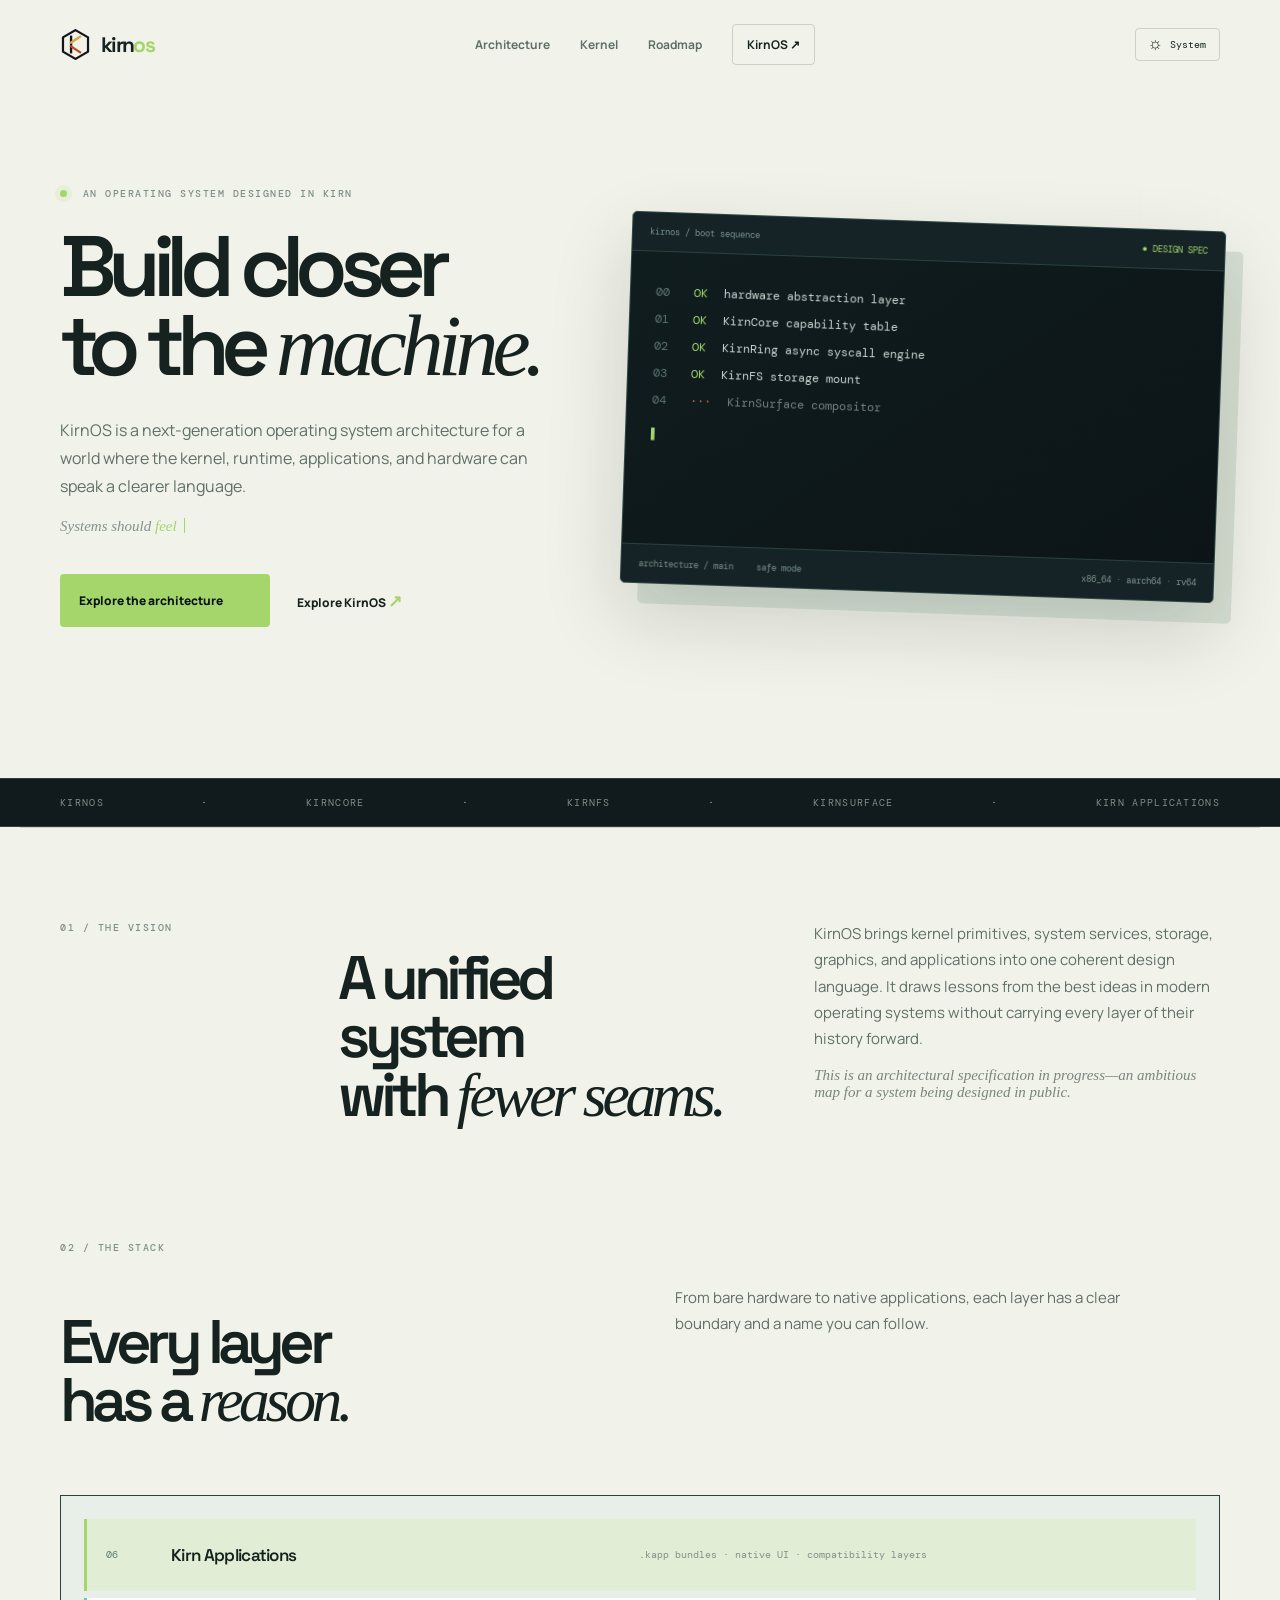
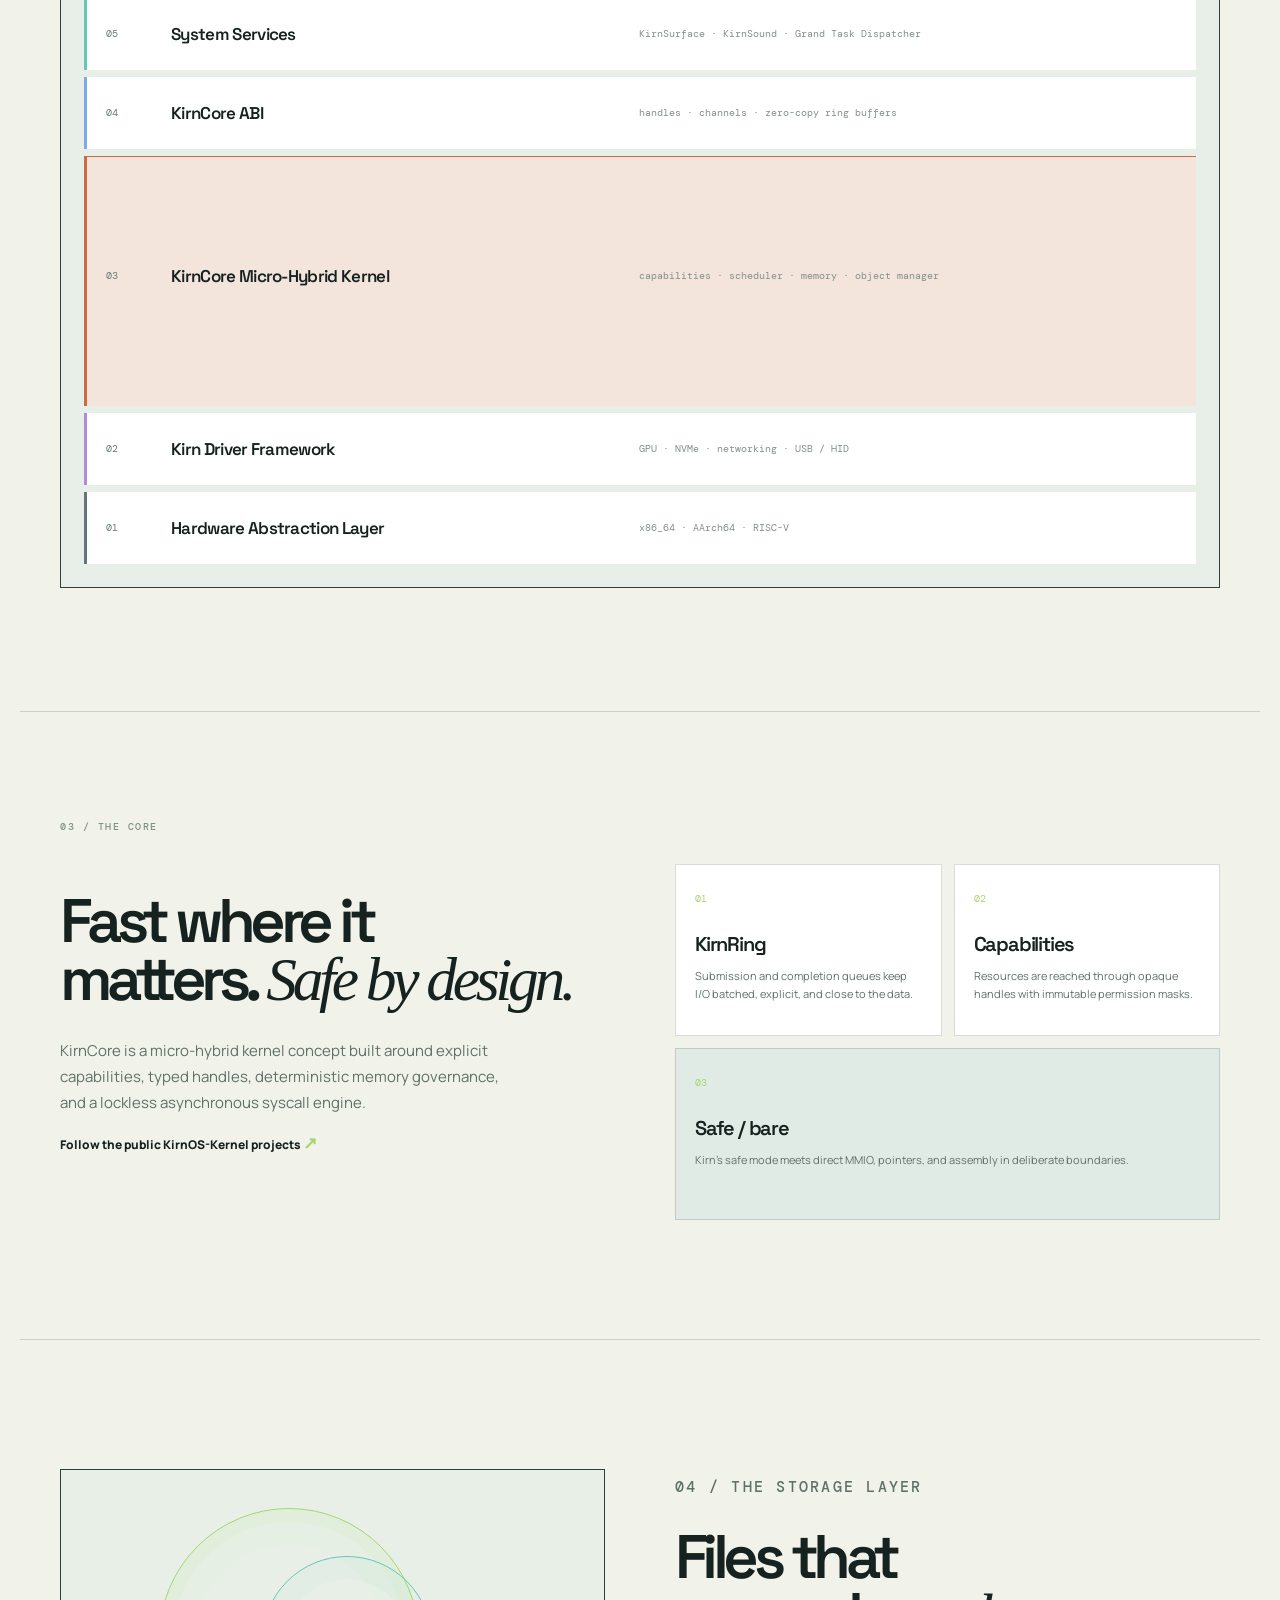
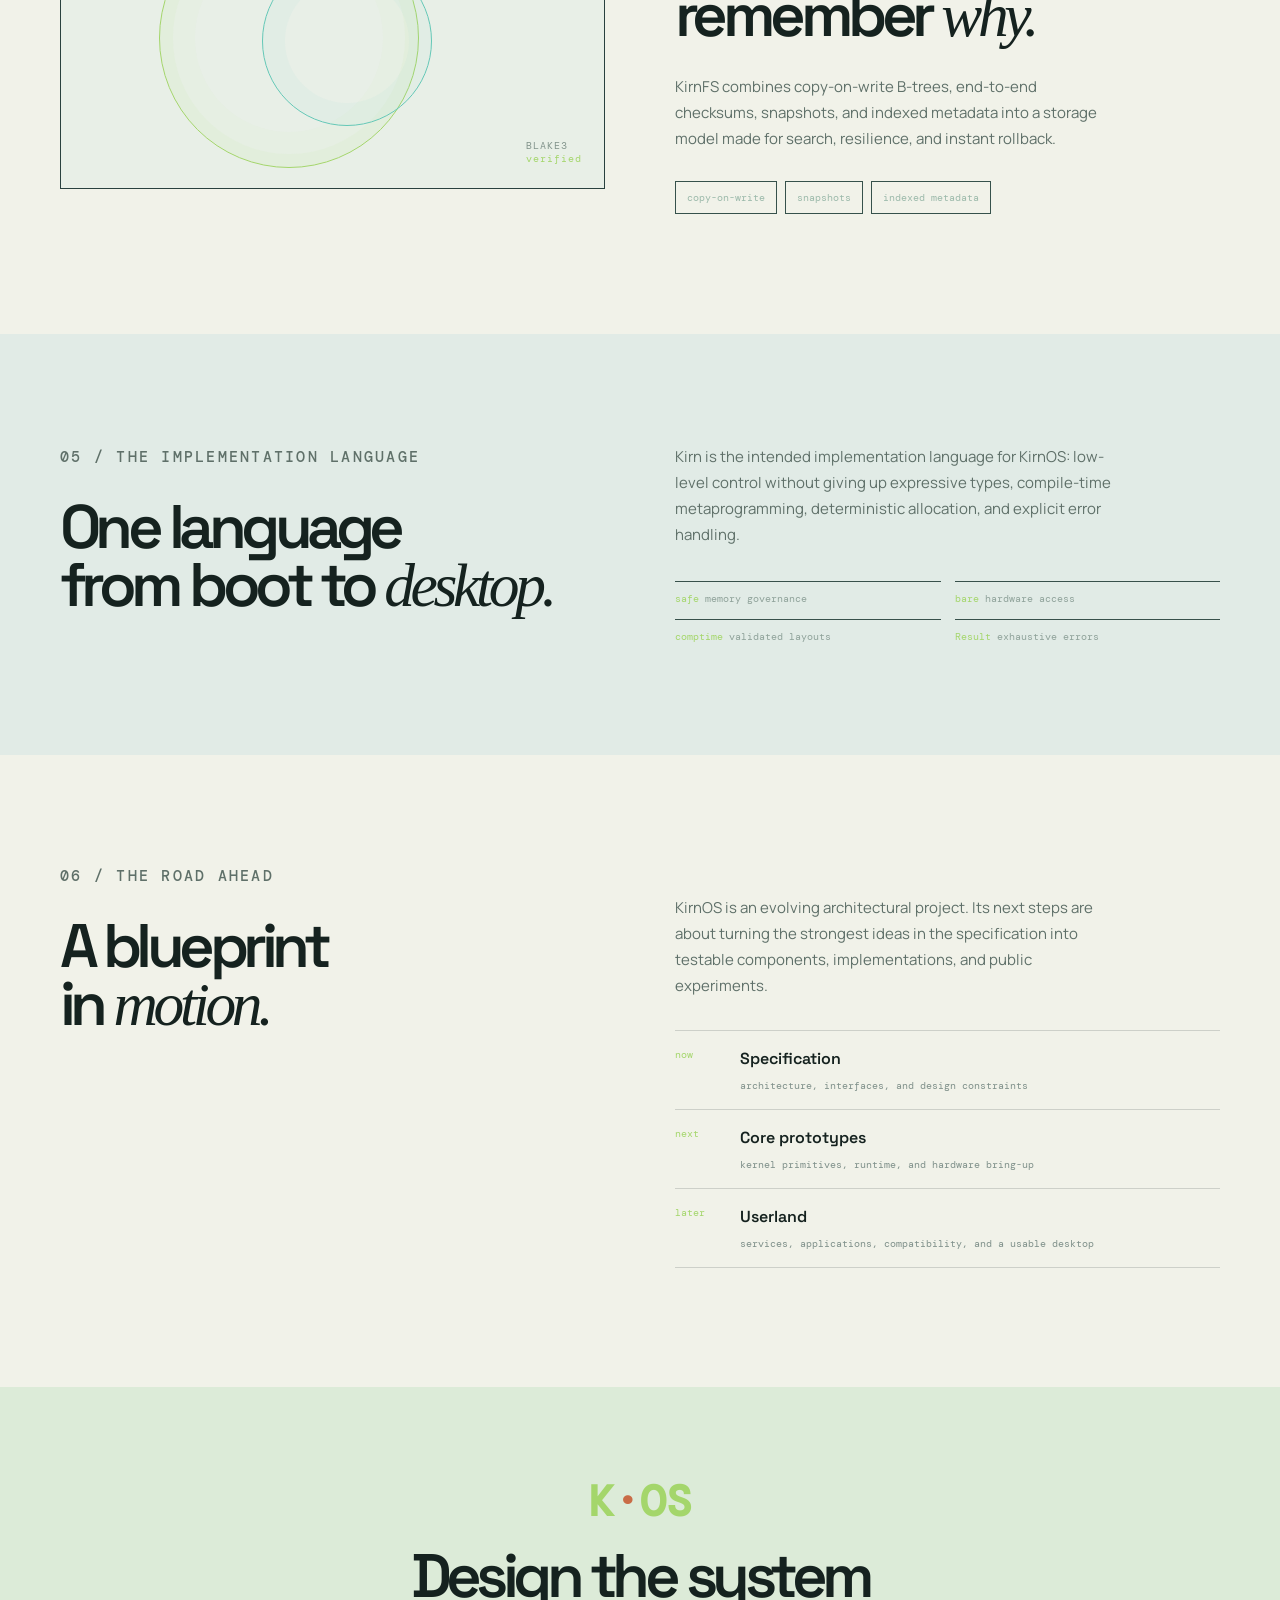
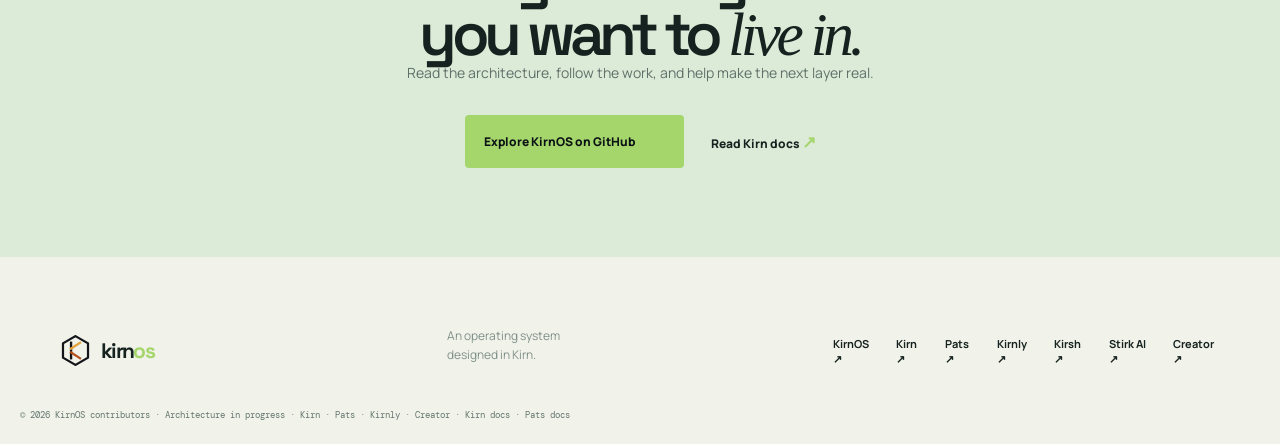
<file: index.html>
<!doctype html>
<html lang="en">
<head>
  <meta charset="UTF-8"><meta name="viewport" content="width=device-width,initial-scale=1">
  <meta name="description" content="KirnOS is a next-generation operating system architecture designed in the Kirn programming language, from KirnCore and capabilities to KirnFS and KirnSurface.">
  <meta name="keywords" content="KirnOS, Kirn operating system, KirnCore, KirnFS, KirnSurface, systems programming, micro-hybrid kernel">
  <meta name="author" content="KirnOS contributors"><meta name="robots" content="index, follow, max-image-preview:large"><link rel="canonical" href="https://kirnos-kernel.github.io/"><meta name="theme-color" content="#0b1114">
  <title>KirnOS — an operating system made with Kirn</title>
  <meta property="og:type" content="website"><meta property="og:site_name" content="KirnOS"><meta property="og:title" content="KirnOS — an operating system made with Kirn"><meta property="og:description" content="A next-generation OS architecture built around KirnCore, KirnFS, capabilities, and a native Kirn application layer."><meta property="og:url" content="https://kirnos-kernel.github.io/"><meta property="og:image" content="https://kirnos-kernel.github.io/KirnOS-logos/logo-on-dark-mode-1280x640.png"><meta property="og:image:alt" content="KirnOS operating system">
  <meta name="twitter:card" content="summary_large_image"><meta name="twitter:title" content="KirnOS — an operating system made with Kirn"><meta name="twitter:description" content="A systems architecture for a new kind of operating system."><meta name="twitter:image" content="https://kirnos-kernel.github.io/KirnOS-logos/logo-on-dark-mode-1280x640.png"><meta name="twitter:image:alt" content="KirnOS operating system">
  <link rel="icon" type="image/svg+xml" href="KirnOS-logos/favicon-on-light-mode.svg"><link rel="preconnect" href="https://fonts.googleapis.com"><link rel="preconnect" href="https://fonts.gstatic.com" crossorigin><link href="https://fonts.googleapis.com/css2?family=DM+Mono:wght@400;500&family=Manrope:wght@400;500;600;700;800&family=Space+Grotesk:wght@500;600;700&display=swap" rel="stylesheet"><link rel="stylesheet" href="styles.css">
</head>
<body><div class="grid-bg" aria-hidden="true"></div><header class="site-header"><a class="brand" href="#top"><img src="KirnOS-logos/icon-on-dark-mode.svg" alt=""><span>kirn<span class="accent">os</span></span></a><nav aria-label="Main navigation"><a href="#architecture">Architecture</a><a href="#kernel">Kernel</a><a href="#roadmap">Roadmap</a><a class="github" href="https://github.com/kirnos-kernel" target="_blank" rel="noreferrer">KirnOS ↗</a></nav><div class="header-tools"><button class="theme-toggle" type="button" aria-label="Use system theme" title="Use system theme"><span class="theme-icon" aria-hidden="true">☼</span><span class="theme-label">System</span></button><button class="menu" aria-label="Toggle navigation" aria-expanded="false"><i></i><i></i></button></div></header>
<main id="top">
<section class="hero shell"><div class="hero-copy"><p class="eyebrow"><span class="pulse"></span> an operating system designed in Kirn</p><h1>Build closer<br>to the <em>machine.</em></h1><p class="hero-lede">KirnOS is a next-generation operating system architecture for a world where the kernel, runtime, applications, and hardware can speak a clearer language.</p><p class="hero-typing" aria-live="polite"><span>Systems should </span><strong id="typing-text">feel intentional.</strong><i class="typing-cursor" aria-hidden="true"></i></p><div class="hero-actions"><a class="button button-green" href="#architecture">Explore the architecture <span>↓</span></a><a class="quiet-link" href="https://github.com/kirnos-kernel" target="_blank" rel="noreferrer">Explore KirnOS <span>↗</span></a></div></div><div class="hero-console"><div class="console-top"><span>kirnos / boot sequence</span><b>● DESIGN SPEC</b></div><div class="console-body"><div class="boot-line"><i>00</i><span class="ok">OK</span> hardware abstraction layer</div><div class="boot-line"><i>01</i><span class="ok">OK</span> KirnCore capability table</div><div class="boot-line"><i>02</i><span class="ok">OK</span> KirnRing async syscall engine</div><div class="boot-line"><i>03</i><span class="ok">OK</span> KirnFS storage mount</div><div class="boot-line muted-line"><i>04</i><span class="wait">···</span> KirnSurface compositor</div><div class="console-cursor">▌</div></div><div class="console-footer"><span>architecture / main</span><span>safe mode</span><span>x86_64 · aarch64 · rv64</span></div></div></section>
<section class="signal-bar"><div class="shell"><span>KirnOS</span><i>·</i><span>KirnCore</span><i>·</i><span>KirnFS</span><i>·</i><span>KirnSurface</span><i>·</i><span>Kirn Applications</span></div></section>
<section class="intro shell"><div class="section-number">01 / THE VISION</div><div class="intro-grid"><h2>A unified system<br>with <em>fewer seams.</em></h2><div><p>KirnOS brings kernel primitives, system services, storage, graphics, and applications into one coherent design language. It draws lessons from the best ideas in modern operating systems without carrying every layer of their history forward.</p><p class="muted">This is an architectural specification in progress—an ambitious map for a system being designed in public.</p></div></div></section>
<section class="architecture shell" id="architecture"><div class="section-number">02 / THE STACK</div><div class="architecture-head"><h2>Every layer<br>has a <em>reason.</em></h2><p>From bare hardware to native applications, each layer has a clear boundary and a name you can follow.</p></div><div class="stack"><div class="stack-row app"><span>06</span><strong>Kirn Applications</strong><small>.kapp bundles · native UI · compatibility layers</small></div><div class="stack-row service"><span>05</span><strong>System Services</strong><small>KirnSurface · KirnSound · Grand Task Dispatcher</small></div><div class="stack-row abi"><span>04</span><strong>KirnCore ABI</strong><small>handles · channels · zero-copy ring buffers</small></div><div class="stack-row kernel"><span>03</span><strong>KirnCore Micro-Hybrid Kernel</strong><small>capabilities · scheduler · memory · object manager</small></div><div class="stack-row driver"><span>02</span><strong>Kirn Driver Framework</strong><small>GPU · NVMe · networking · USB / HID</small></div><div class="stack-row hardware"><span>01</span><strong>Hardware Abstraction Layer</strong><small>x86_64 · AArch64 · RISC-V</small></div></div></section>
<section class="kernel shell" id="kernel"><div class="section-number">03 / THE CORE</div><div class="core-grid"><div><h2>Fast where it<br>matters. <em>Safe by design.</em></h2><p>KirnCore is a micro-hybrid kernel concept built around explicit capabilities, typed handles, deterministic memory governance, and a lockless asynchronous syscall engine.</p><a class="quiet-link" href="https://github.com/kirnos-kernel" target="_blank" rel="noreferrer">Follow the public KirnOS-Kernel projects <span>↗</span></a></div><div class="core-cards"><article><span>01</span><strong>KirnRing</strong><p>Submission and completion queues keep I/O batched, explicit, and close to the data.</p></article><article><span>02</span><strong>Capabilities</strong><p>Resources are reached through opaque handles with immutable permission masks.</p></article><article><span>03</span><strong>Safe / bare</strong><p>Kirn’s safe mode meets direct MMIO, pointers, and assembly in deliberate boundaries.</p></article></div></div></section>
<section class="storage shell"><div class="storage-art"><div class="disk disk-one"></div><div class="disk disk-two"></div><div class="storage-label">BLAKE3<br><b>verified</b></div></div><div><p class="section-number">04 / THE STORAGE LAYER</p><h2>Files that<br>remember <em>why.</em></h2><p>KirnFS combines copy-on-write B-trees, end-to-end checksums, snapshots, and indexed metadata into a storage model made for search, resilience, and instant rollback.</p><div class="tag-row"><span>copy-on-write</span><span>snapshots</span><span>indexed metadata</span></div></div></section>
<section class="language"><div class="shell language-grid"><div><p class="section-number">05 / THE IMPLEMENTATION LANGUAGE</p><h2>One language<br>from boot to <em>desktop.</em></h2></div><div><p>Kirn is the intended implementation language for KirnOS: low-level control without giving up expressive types, compile-time metaprogramming, deterministic allocation, and explicit error handling.</p><div class="language-points"><span><b>safe</b> memory governance</span><span><b>bare</b> hardware access</span><span><b>comptime</b> validated layouts</span><span><b>Result</b> exhaustive errors</span></div></div></div></section>
<section class="roadmap shell" id="roadmap"><div><p class="section-number">06 / THE ROAD AHEAD</p><h2>A blueprint<br>in <em>motion.</em></h2></div><div><p>KirnOS is an evolving architectural project. Its next steps are about turning the strongest ideas in the specification into testable components, implementations, and public experiments.</p><div class="roadmap-list"><div><span>now</span><strong>Specification</strong><small>architecture, interfaces, and design constraints</small></div><div><span>next</span><strong>Core prototypes</strong><small>kernel primitives, runtime, and hardware bring-up</small></div><div><span>later</span><strong>Userland</strong><small>services, applications, compatibility, and a usable desktop</small></div></div></div></section>
<section class="cta shell"><div class="cta-mark">K<span>·</span>OS</div><h2>Design the system<br>you want to <em>live in.</em></h2><p>Read the architecture, follow the work, and help make the next layer real.</p><div class="hero-actions"><a class="button button-green" href="https://github.com/kirnos-kernel" target="_blank" rel="noreferrer">Explore KirnOS on GitHub <span>↗</span></a><a class="quiet-link" href="https://rkriad585.github.io/kirn/" target="_blank" rel="noreferrer">Read Kirn docs <span>↗</span></a></div></section>
</main><footer class="footer shell"><a class="brand" href="#top"><img src="KirnOS-logos/icon-on-dark-mode.svg" alt=""><span>kirn<span class="accent">os</span></span></a><p>An operating system<br>designed in Kirn.</p><div><a href="https://github.com/kirnos-kernel" target="_blank" rel="noreferrer">KirnOS ↗</a><a href="https://kirn-lang.github.io/" target="_blank" rel="noreferrer">Kirn ↗</a><a href="https://pats-registry.github.io/" target="_blank" rel="noreferrer">Pats ↗</a><a href="https://kirnly.github.io/" target="_blank" rel="noreferrer">Kirnly ↗</a><a href="https://kirsh-shell.github.io/" target="_blank" rel="noreferrer">Kirsh ↗</a><a href="https://stirk-ai.github.io/" target="_blank" rel="noreferrer">Stirk AI ↗</a><a href="https://rkriad585.github.io/" target="_blank" rel="noreferrer">Creator ↗</a></div><small>© 2026 KirnOS contributors · Architecture in progress · <a href="https://kirn-lang.github.io/" target="_blank" rel="noreferrer">Kirn</a> · <a href="https://pats-registry.github.io/" target="_blank" rel="noreferrer">Pats</a> · <a href="https://kirnly.github.io/" target="_blank" rel="noreferrer">Kirnly</a> · <a href="https://rkriad585.github.io/" target="_blank" rel="noreferrer">Creator</a> · <a href="https://rkriad585.github.io/kirn/" target="_blank" rel="noreferrer">Kirn docs</a> · <a href="https://pats-registry.github.io/pats" target="_blank" rel="noreferrer">Pats docs</a></small></footer><script type="application/ld+json">{"@context":"https://schema.org","@type":"SoftwareSourceCode","name":"KirnOS","description":"A next-generation operating system architecture designed and engineered in the Kirn programming language.","url":"https://kirnos-kernel.github.io/","codeRepository":"https://github.com/kirnos-kernel","programmingLanguage":"Kirn","author":{"@type":"Person","name":"RK Riad Khan","alternateName":"RKRIAD585","url":"https://rkriad585.github.io"},"sameAs":["https://kirn-lang.github.io","https://pats-registry.github.io"]}</script><script src="script.js"></script></body></html>
</file>
<file: styles.css>
:root{--ink:#e8eee9;--muted:#9eaaa4;--bg:#0b1114;--panel:#111a1d;--panel2:#172326;--line:rgba(232,238,233,.15);--green:#a4d66b;--teal:#64c8b7;--rust:#c96c46;--blue:#83a8e9;--serif:Georgia,'Times New Roman',serif;--sans:'Manrope',Arial,sans-serif;--display:'Space Grotesk',var(--sans);--mono:'DM Mono',monospace}*{box-sizing:border-box}html{scroll-behavior:smooth}body{margin:0;background:var(--bg);color:var(--ink);font-family:var(--sans);overflow-x:hidden}.grid-bg{position:fixed;inset:0;pointer-events:none;opacity:.08;background-image:linear-gradient(rgba(164,214,107,.15) 1px,transparent 1px),linear-gradient(90deg,rgba(164,214,107,.15) 1px,transparent 1px);background-size:76px 76px;mask-image:linear-gradient(to bottom,#000,transparent 72%)}.shell{max-width:1240px;padding-left:40px;padding-right:40px;margin:auto}.site-header{height:88px;max-width:1240px;padding:0 40px;margin:auto;display:flex;align-items:center;justify-content:space-between;position:relative;z-index:20}.brand{display:flex;align-items:center;gap:10px;color:var(--ink);text-decoration:none;font:700 21px var(--display);letter-spacing:-.08em}.brand img{width:31px;height:31px;object-fit:contain}.accent{color:var(--green)}.site-header nav{display:flex;gap:30px;align-items:center;font-size:12px;font-weight:700}.site-header nav a,.footer a{color:inherit;text-decoration:none}.site-header nav a:not(.github){color:var(--muted)}.site-header nav a:hover,.footer a:hover{color:var(--green)}.github{border:1px solid var(--line);padding:11px 14px;border-radius:4px}.header-tools{display:flex;align-items:center;gap:13px}.theme-toggle{display:inline-flex;align-items:center;gap:7px;border:1px solid var(--line);border-radius:4px;background:transparent;color:var(--ink);padding:9px 11px;font:10px var(--mono);cursor:pointer}.theme-toggle:hover{border-color:var(--green)}.theme-icon{font:17px Georgia,serif;line-height:10px}.theme-label{min-width:38px;text-align:left}.menu{display:none;border:0;background:transparent}.menu i{display:block;width:22px;height:1px;background:var(--ink);margin:5px}.eyebrow,.section-number{font:500 10px var(--mono);letter-spacing:.15em;text-transform:uppercase;color:#7f908a}.pulse{display:inline-block;width:7px;height:7px;border-radius:50%;background:var(--green);box-shadow:0 0 0 5px rgba(164,214,107,.13);margin-right:8px}h1,h2,h3,p{margin-top:0}h1{font:600 clamp(55px,6.7vw,91px)/.91 var(--display);letter-spacing:-.1em;margin:28px 0 30px}h2{font:600 clamp(40px,4.8vw,64px)/.95 var(--display);letter-spacing:-.09em;margin:28px 0 0}em{font-family:var(--serif);font-weight:400;letter-spacing:-.07em}.hero{min-height:690px;display:grid;grid-template-columns:.92fr 1.08fr;align-items:center;gap:60px;padding-top:43px;padding-bottom:95px}.hero-lede{max-width:475px;color:#bac7c0;font-size:16px;line-height:1.75}.hero-typing{font:italic 15px var(--serif);color:var(--green);margin:18px 0 0;min-height:23px}.hero-typing span{color:#84938d}.hero-typing strong{font-weight:400}.typing-cursor{display:inline-block;width:1px;height:15px;background:var(--green);margin-left:4px;vertical-align:-2px;animation:blink 1s steps(1) infinite}@keyframes blink{50%{opacity:0}}.hero-actions{display:flex;align-items:center;gap:27px;margin-top:33px}.button{display:inline-flex;align-items:center;gap:16px;border-radius:4px;padding:15px 19px;text-decoration:none;font-size:12px;font-weight:800}.button span,.quiet-link span{font-size:17px;color:var(--green)}.button-green{background:var(--green);color:#0b1114}.quiet-link{color:var(--ink);font-size:12px;font-weight:800;text-decoration:none}.hero-console{background:#0d1719;border:1px solid #2f4946;border-radius:5px;box-shadow:18px 20px 0 rgba(44,90,74,.2),0 32px 80px rgba(0,0,0,.3);transform:rotate(2deg);overflow:hidden}.console-top,.console-footer{height:39px;display:flex;align-items:center;padding:0 17px;font:9px var(--mono);color:#78908a}.console-top{justify-content:space-between;background:#152326;border-bottom:1px solid #29413f}.console-top b{color:var(--green);font-weight:400}.console-body{padding:27px 25px 32px;min-height:292px;background:linear-gradient(145deg,#101d1f,#0c1417);font:12px/2.25 var(--mono)}.boot-line{display:flex;gap:16px;color:#c7d3ce}.boot-line i{font-style:normal;color:#5d746e;width:22px}.boot-line .ok{color:#a4d66b}.muted-line{color:#6f817b}.wait{color:var(--rust)}.console-cursor{color:var(--green);margin-top:7px;animation:blink 1s steps(1) infinite}.console-footer{background:#162326;border-top:1px solid #29413f;gap:23px}.console-footer span:last-child{margin-left:auto}.signal-bar{border-top:1px solid #31403b;border-bottom:1px solid #31403b;background:#111b1d}.signal-bar .shell{display:flex;justify-content:space-between;align-items:center;padding-top:17px;padding-bottom:17px;font:10px var(--mono);color:#799087;text-transform:uppercase;letter-spacing:.13em}.signal-bar i{color:var(--green);font-style:normal}.intro{border-top:1px solid var(--line);padding-top:93px;padding-bottom:117px;display:grid;grid-template-columns:24% 76%}.intro-grid{display:grid;grid-template-columns:1fr 1fr;gap:70px}.intro-grid p,.architecture-head p,.core-grid p,.storage p,.language-grid p,.roadmap p{color:var(--muted);font-size:15px;line-height:1.75;max-width:445px}.muted{font:italic 15px var(--serif)!important;color:#77867f!important}.architecture{padding-bottom:123px}.architecture-head{display:grid;grid-template-columns:1fr 1fr;gap:70px;margin:31px 0 65px}.stack{border:1px solid #31403b;padding:16px;background:#0d1517}.stack-row{min-height:72px;margin:7px;display:grid;grid-template-columns:45px 1fr 1.2fr;align-items:center;gap:20px;padding:0 19px;border-left:3px solid var(--green);background:#152123}.stack-row span{font:10px var(--mono);color:#657b74}.stack-row strong{font:600 17px var(--display);letter-spacing:-.04em}.stack-row small{color:#82908b;font:10px var(--mono)}.stack-row.app{border-color:var(--green);background:#223322}.stack-row.service{border-color:var(--teal)}.stack-row.abi{border-color:var(--blue)}.stack-row.kernel{border-color:var(--rust);background:#27201d}.stack-row.driver{border-color:#b18bd8}.stack-row.hardware{border-color:#64757a}.kernel{padding-top:108px;padding-bottom:119px;border-top:1px solid var(--line)}.core-grid{display:grid;grid-template-columns:1fr 1fr;gap:70px;margin-top:31px}.core-grid>div>p{margin-top:29px}.core-cards{display:grid;grid-template-columns:1fr 1fr;gap:12px}.core-cards article{min-height:172px;border:1px solid var(--line);padding:20px 19px;background:var(--panel)}.core-cards article:last-child{grid-column:span 2;background:#1b2524}.core-cards span{font:10px var(--mono);color:var(--green)}.core-cards strong{display:block;font:600 20px var(--display);letter-spacing:-.06em;margin:24px 0 10px}.core-cards p{color:#8d9d96;font-size:11px;line-height:1.65}.storage{border-top:1px solid var(--line);padding-top:105px;padding-bottom:120px;display:grid;grid-template-columns:1fr 1fr;gap:70px;align-items:center}.storage-art{height:320px;background:#101a1c;border:1px solid #29413f;position:relative;overflow:hidden}.disk{border:1px solid var(--green);position:absolute;border-radius:50%;width:260px;height:260px;left:18%;top:12%;box-shadow:inset 0 0 0 13px rgba(164,214,107,.05),inset 0 0 0 35px rgba(164,214,107,.03)}.disk-two{width:170px;height:170px;left:37%;top:27%;border-color:var(--teal);box-shadow:inset 0 0 0 22px rgba(100,200,183,.05)}.storage-label{position:absolute;right:22px;bottom:23px;color:#81938b;font:10px var(--mono);letter-spacing:.1em}.storage-label b{color:var(--green);font-weight:400}.storage p{margin-top:29px}.tag-row{display:flex;gap:8px;flex-wrap:wrap;margin-top:28px}.tag-row span{border:1px solid #36514b;color:#9bb9aa;padding:9px 11px;font:10px var(--mono)}.language{background:#162223;padding:102px 0 112px}.language-grid{display:grid;grid-template-columns:1fr 1fr;gap:70px}.language-grid>div>p{margin-top:8px}.language-points{display:grid;grid-template-columns:1fr 1fr;gap:14px;margin-top:32px;font:10px var(--mono);color:#8fa29a}.language-points span{border-top:1px solid #38514b;padding-top:10px}.language-points b{color:var(--green);font-weight:400}.roadmap{display:grid;grid-template-columns:1fr 1fr;gap:70px;padding-top:108px;padding-bottom:119px}.roadmap>div+div{padding-top:32px}.roadmap-list{border-top:1px solid var(--line);margin-top:30px}.roadmap-list>div{display:grid;grid-template-columns:55px 1fr;gap:10px;padding:17px 0;border-bottom:1px solid var(--line)}.roadmap-list span{font:10px var(--mono);color:var(--green)}.roadmap-list strong{font:600 16px var(--display)}.roadmap-list small{grid-column:2;color:#7f908a;font:10px var(--mono)}.cta{background:#182b26;text-align:center;max-width:none;padding-top:86px;padding-bottom:89px}.cta-mark{font:600 43px var(--mono);color:var(--green)}.cta-mark span{color:var(--rust)}.cta h2{margin-top:18px}.cta p{color:#a5bbb1;font-size:14px}.cta .hero-actions{justify-content:center}.footer{min-height:187px;display:grid;grid-template-columns:1fr 1fr 1fr;align-items:center;position:relative}.footer p{font-size:12px;color:#7f908a;line-height:1.6}.footer>div{display:flex;justify-content:flex-end;gap:20px;font-size:11px;font-weight:700}.footer small{position:absolute;bottom:23px;color:#63766f;font:9px var(--mono)}
@media(max-width:800px){.shell{padding-left:22px;padding-right:22px}.site-header{height:72px;padding:0 22px}.site-header nav{display:none;position:absolute;top:72px;left:22px;right:22px;padding:20px;background:var(--panel);border:1px solid var(--line);flex-direction:column;align-items:flex-start;gap:19px;z-index:5}.site-header nav.open{display:flex}.menu{display:block}.theme-label{display:none}.theme-toggle{padding:8px 9px}.hero{display:block;padding-top:65px;padding-bottom:75px}.hero-console{transform:rotate(1deg);margin-top:27px}.console-body{padding:22px 14px;font-size:10px}.console-footer{font-size:8px;gap:8px}.console-footer span:last-child{display:none}.signal-bar .shell{overflow:hidden;gap:17px;justify-content:flex-start;font-size:8px;white-space:nowrap}.intro{display:block;padding-top:72px;padding-bottom:80px}.intro-grid,.architecture-head,.core-grid,.storage,.language-grid,.roadmap{display:block}.intro-grid>div{margin-top:29px}.architecture{padding-bottom:80px}.architecture-head{margin:28px 0 42px}.stack{padding:8px}.stack-row{grid-template-columns:29px 1fr;gap:9px;padding:14px 11px}.stack-row small{grid-column:2}.kernel{padding-top:75px;padding-bottom:80px}.core-cards{margin-top:42px}.storage{padding-top:75px;padding-bottom:80px}.storage-art{height:235px;margin-bottom:42px}.disk{width:195px;height:195px;left:10%;top:8%}.disk-two{width:125px;height:125px;left:30%;top:23%}.language{padding-top:75px;padding-bottom:80px}.language-grid>div+div{margin-top:30px}.roadmap{padding-top:75px;padding-bottom:80px}.roadmap>div+div{padding-top:32px}.footer{display:block;padding-top:38px;padding-bottom:80px}.footer p{margin:25px 0}.footer>div{justify-content:flex-start;flex-wrap:wrap}.footer small{left:22px}.hero-actions{gap:18px;flex-wrap:wrap}h1{font-size:56px}}
body.theme-light{--ink:#15221f;--muted:#5f7069;--bg:#f1f2e9;--panel:#ffffff;--panel2:#e4ebe2;--line:rgba(21,34,31,.16)}body.theme-light .grid-bg{opacity:.045}body.theme-light .hero-lede,body.theme-light .intro-grid p,body.theme-light .architecture-head p,body.theme-light .core-grid p,body.theme-light .storage p,body.theme-light .language-grid p,body.theme-light .roadmap p{color:#5f7069}body.theme-light .hero-console{box-shadow:18px 20px 0 rgba(65,108,76,.15),0 32px 80px rgba(21,34,31,.16)}body.theme-light .stack{background:#e8eee8}body.theme-light .stack-row{background:#fff}body.theme-light .stack-row.app{background:#e1edd5}body.theme-light .stack-row.kernel{background:#f3e4dc}body.theme-light .core-cards article{background:#fff}body.theme-light .core-cards article:last-child{background:#e1ebe6}body.theme-light .storage-art{background:#e8efe7}body.theme-light .language{background:#e1ebe6}body.theme-light .cta{background:#dcebd8}body.theme-light .cta p{color:#5f7069}
</file>
